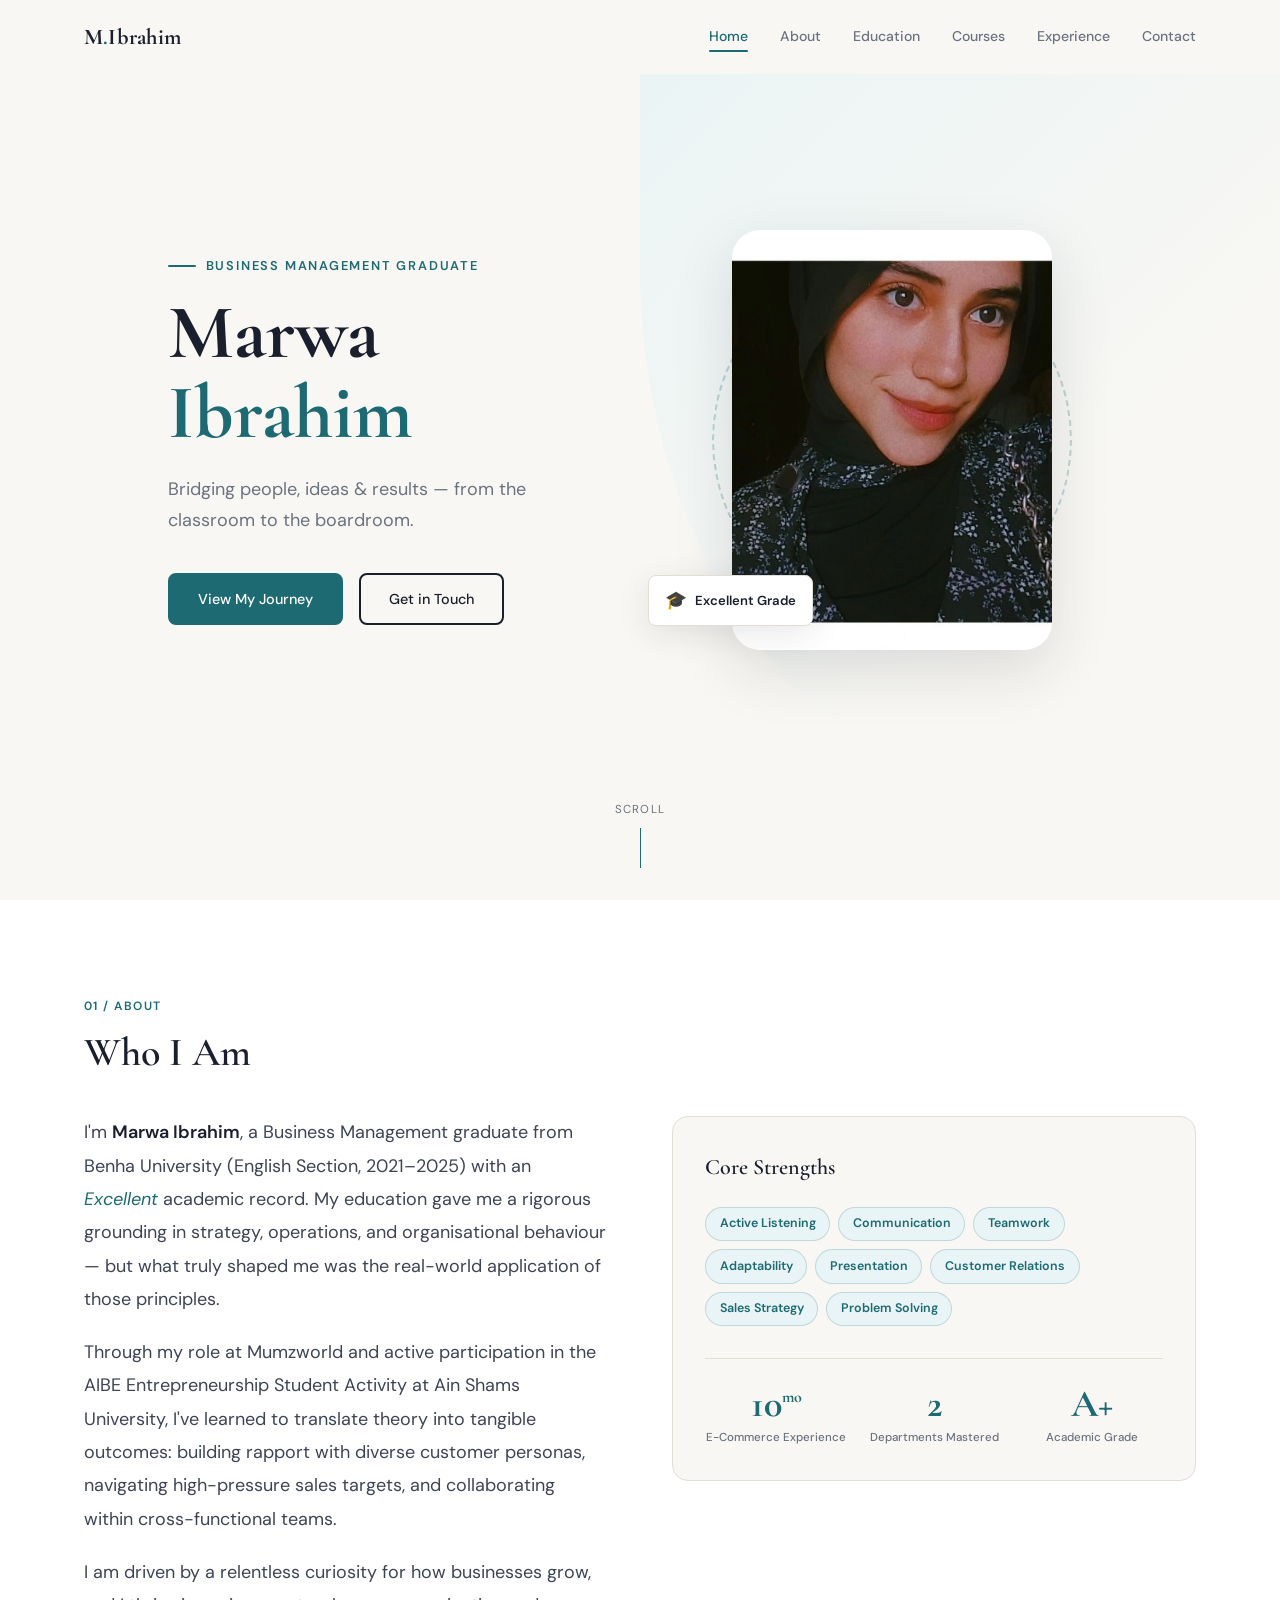
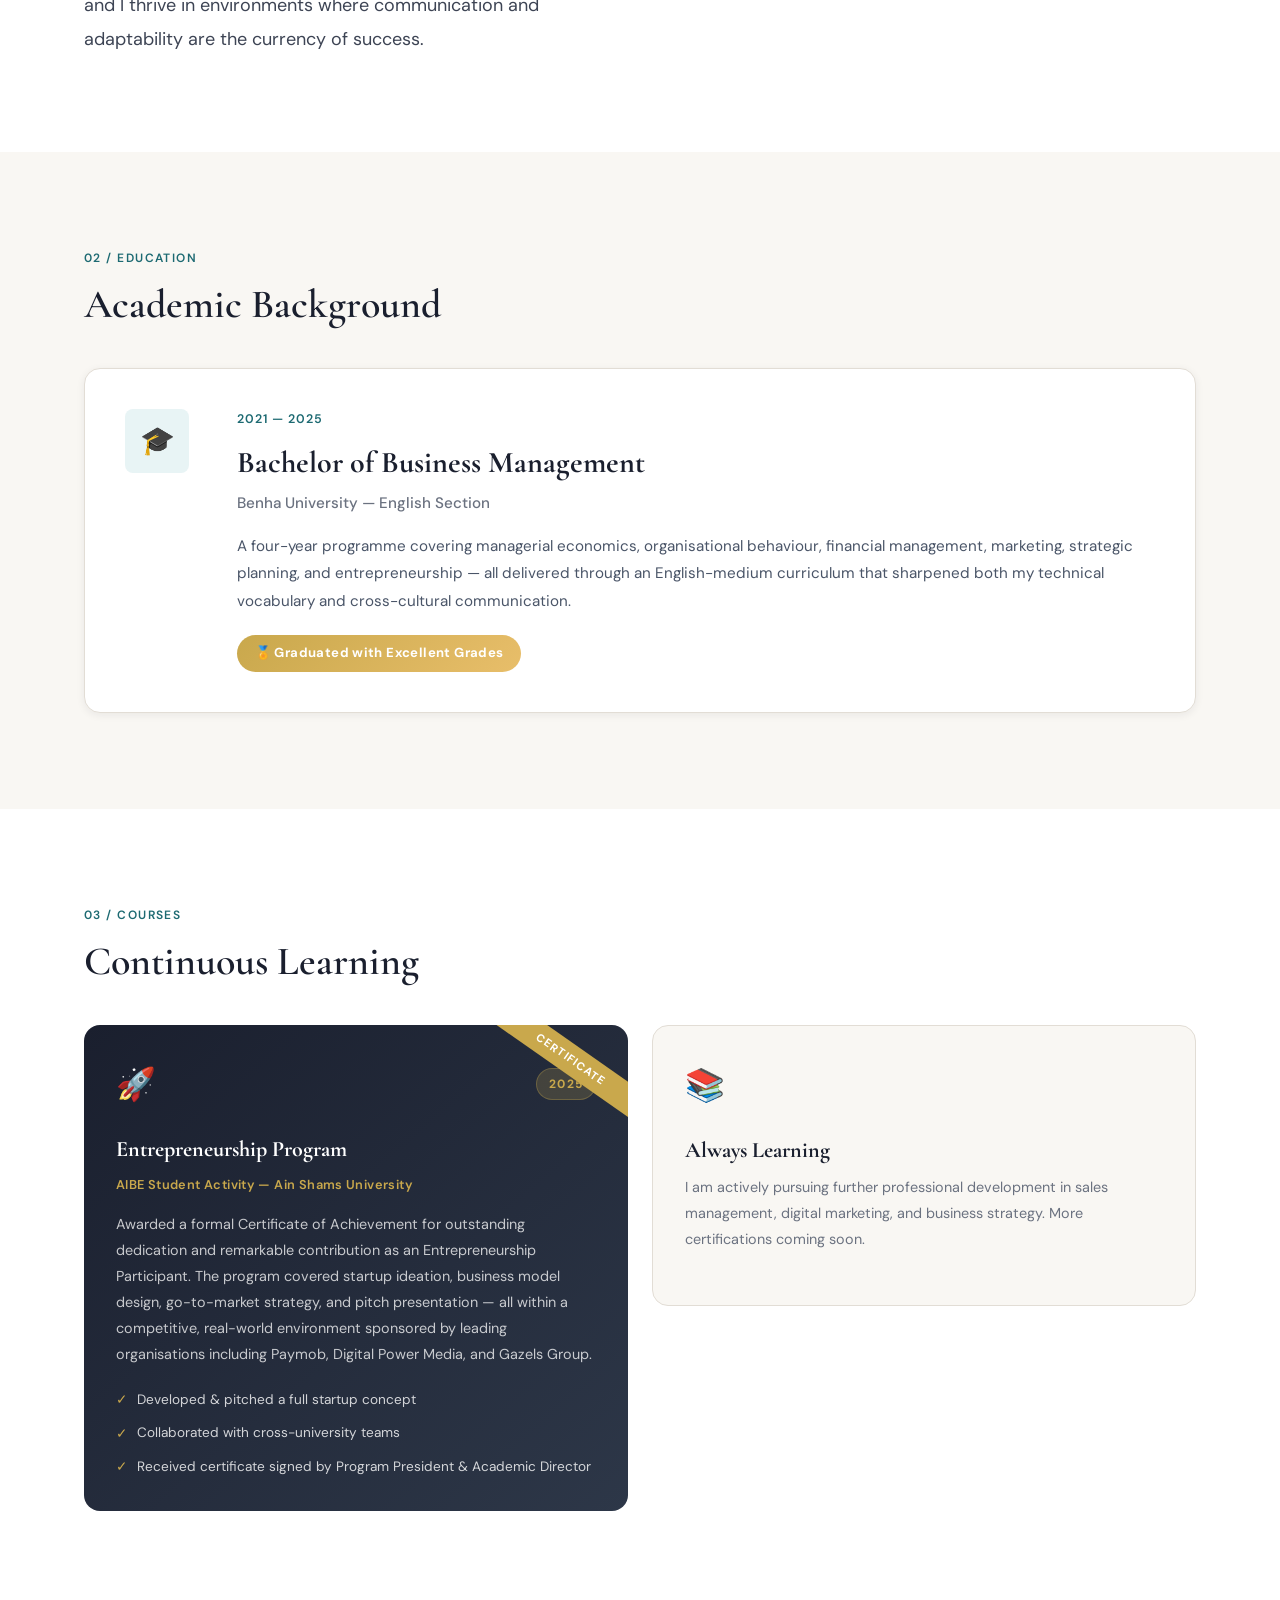
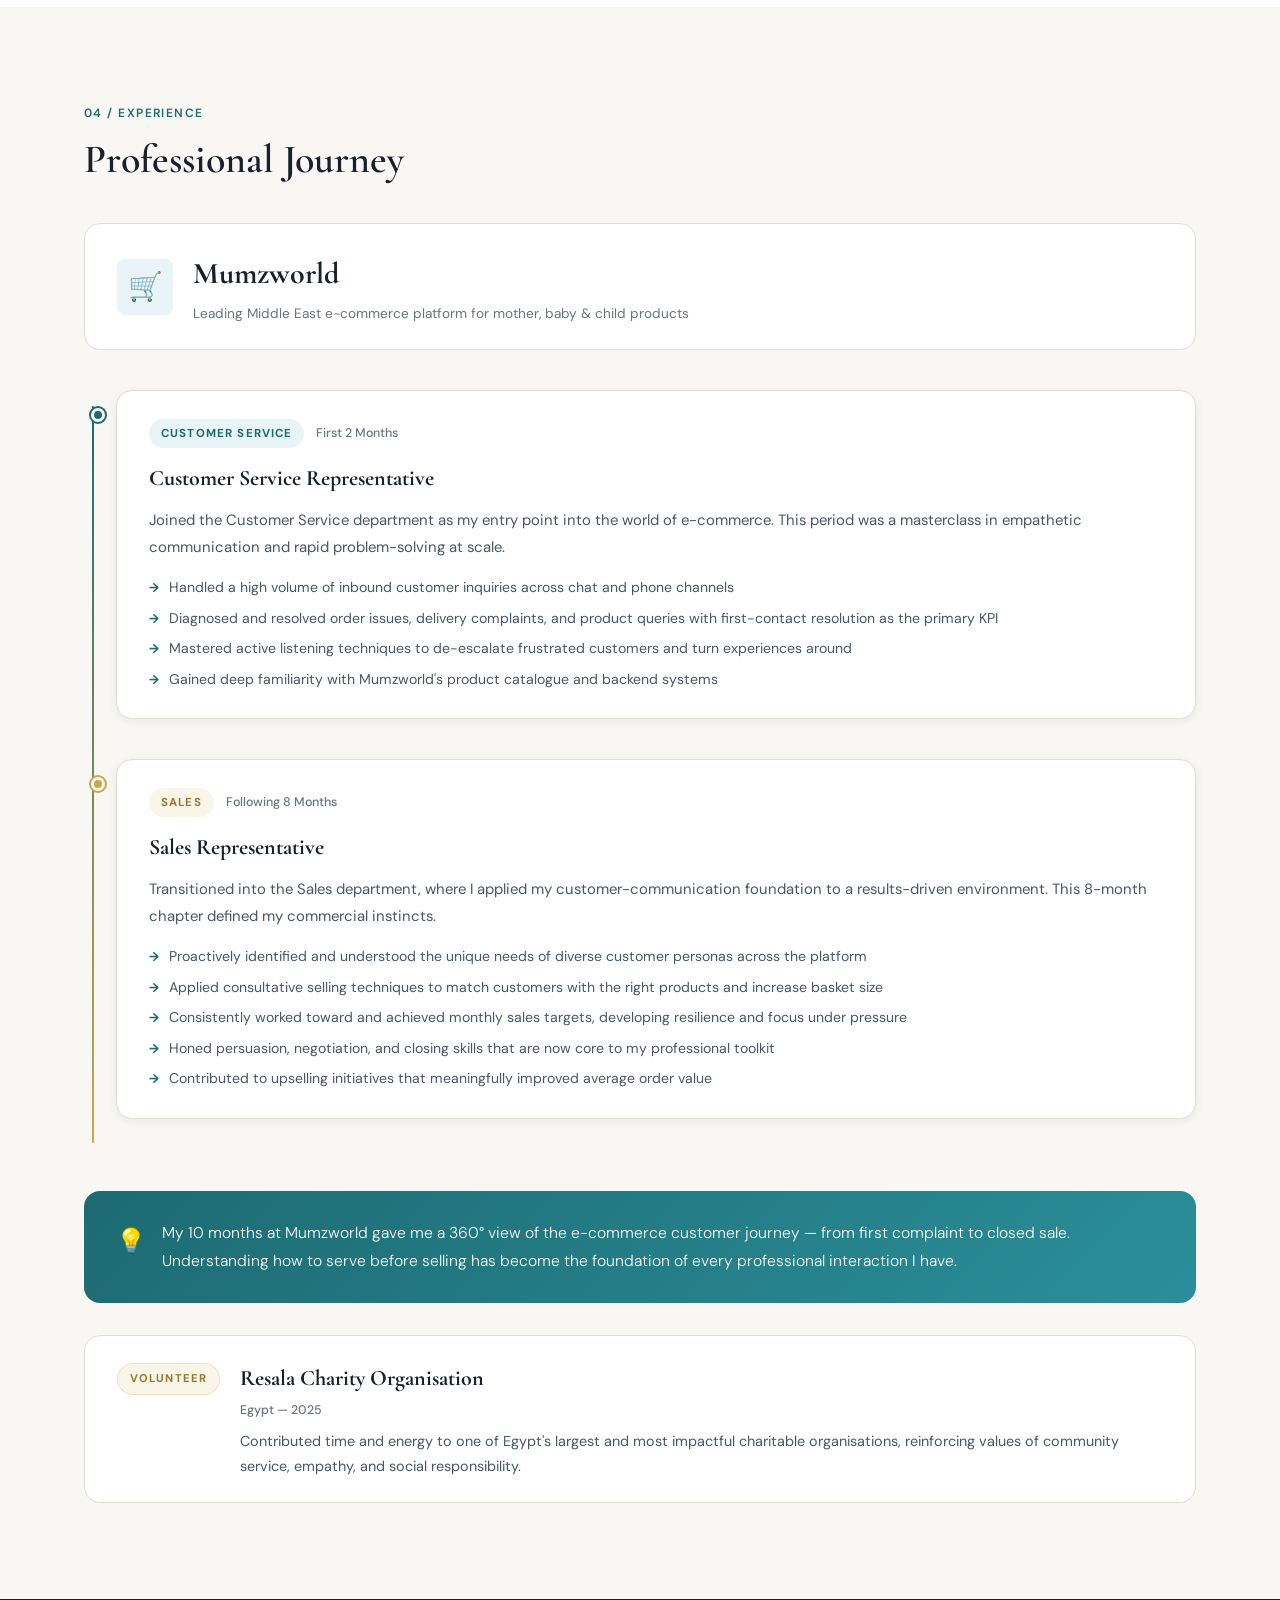
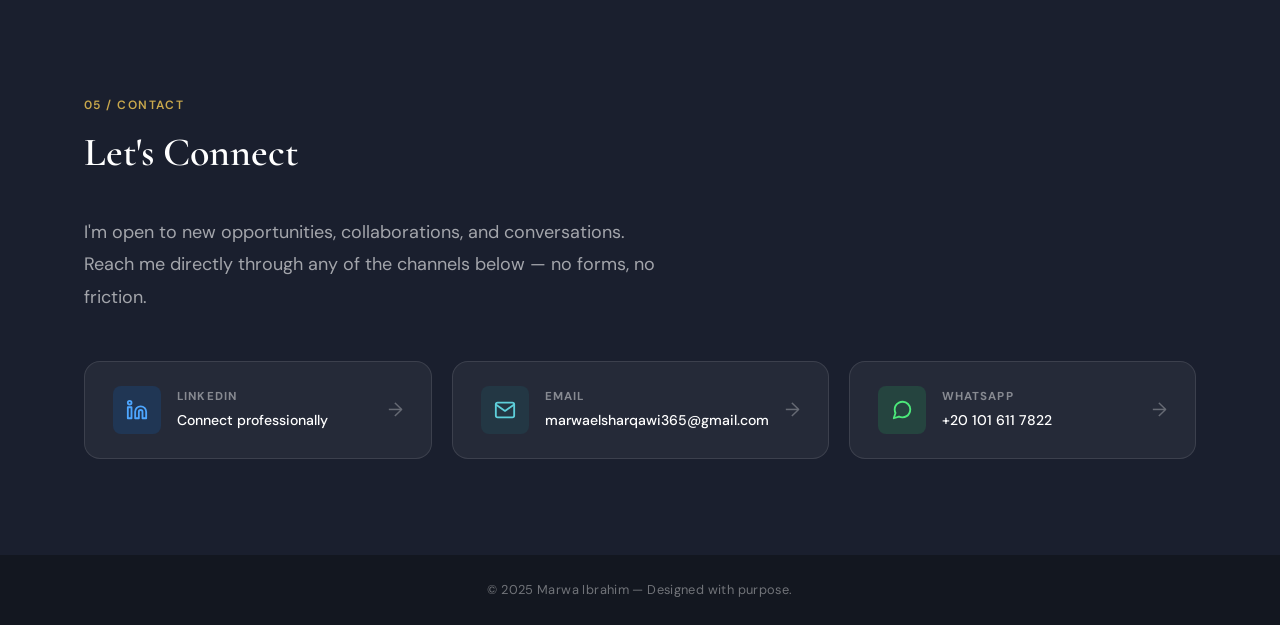
<file: index.html>
<!DOCTYPE html>
<html lang="en">
<head>
  <meta charset="UTF-8" />
  <meta name="viewport" content="width=device-width, initial-scale=1.0" />
  <title>Marwa Ibrahim — Portfolio</title>
  <link rel="stylesheet" href="style.css" />
  <link rel="preconnect" href="https://fonts.googleapis.com" />
  <link href="https://fonts.googleapis.com/css2?family=Cormorant+Garamond:wght@300;400;600;700&family=DM+Sans:wght@300;400;500;600&display=swap" rel="stylesheet" />
</head>
<body>

  <!-- ═══════════════ NAVBAR ═══════════════ -->
  <header class="navbar" id="navbar">
    <div class="nav-inner">
      <a href="#home" class="nav-logo">M<span>.</span>Ibrahim</a>
      <nav class="nav-links" id="navLinks">
        <a href="#home">Home</a>
        <a href="#about">About</a>
        <a href="#education">Education</a>
        <a href="#courses">Courses</a>
        <a href="#experience">Experience</a>
        <a href="#contact">Contact</a>
      </nav>
      <button class="hamburger" id="hamburger" aria-label="Toggle menu">
        <span></span><span></span><span></span>
      </button>
    </div>
  </header>

  <!-- ═══════════════ MOBILE MENU ═══════════════ -->
  <div class="mobile-overlay" id="mobileOverlay">
    <button class="close-btn" id="closeBtn" aria-label="Close menu">✕</button>
    <nav class="mobile-nav">
      <a href="#home" class="mob-link">Home</a>
      <a href="#about" class="mob-link">About</a>
      <a href="#education" class="mob-link">Education</a>
      <a href="#courses" class="mob-link">Courses</a>
      <a href="#experience" class="mob-link">Experience</a>
      <a href="#contact" class="mob-link">Contact</a>
    </nav>
  </div>

  <main>

    <!-- ═══════════════ HOME ═══════════════ -->
    <section class="hero" id="home">
      <div class="hero-bg-shape"></div>
      <div class="hero-inner container">
        <div class="hero-text" data-reveal>
          <p class="hero-eyebrow">Business Management Graduate</p>
          <h1 class="hero-name">Marwa<br/><em>Ibrahim</em></h1>
          <p class="hero-tagline">Bridging people, ideas &amp; results — from the classroom to the boardroom.</p>
          <div class="hero-cta-row">
            <a href="#experience" class="btn btn-primary">View My Journey</a>
            <a href="#contact" class="btn btn-ghost">Get in Touch</a>
          </div>
        </div>
        <div class="hero-photo-wrap" data-reveal-delay>
          <div class="photo-ring"></div>
          <img src="marwa-photo.jpg" alt="Marwa Ibrahim" class="hero-photo" />
          <div class="photo-badge">
            <span class="badge-icon">🎓</span>
            <span>Excellent Grade</span>
          </div>
        </div>
      </div>
      <div class="scroll-hint">
        <span>Scroll</span>
        <div class="scroll-line"></div>
      </div>
    </section>

    <!-- ═══════════════ ABOUT ═══════════════ -->
    <section class="section about" id="about">
      <div class="container">
        <div class="section-label">01 / About</div>
        <h2 class="section-title">Who I Am</h2>
        <div class="about-grid">
          <div class="about-bio" data-reveal>
            <p>I'm <strong>Marwa Ibrahim</strong>, a Business Management graduate from Benha University (English Section, 2021–2025) with an <em>Excellent</em> academic record. My education gave me a rigorous grounding in strategy, operations, and organisational behaviour — but what truly shaped me was the real-world application of those principles.</p>
            <p>Through my role at Mumzworld and active participation in the AIBE Entrepreneurship Student Activity at Ain Shams University, I've learned to translate theory into tangible outcomes: building rapport with diverse customer personas, navigating high-pressure sales targets, and collaborating within cross-functional teams.</p>
            <p>I am driven by a relentless curiosity for how businesses grow, and I thrive in environments where communication and adaptability are the currency of success.</p>
          </div>
          <div class="skills-panel" data-reveal-delay>
            <h3 class="skills-title">Core Strengths</h3>
            <div class="skill-chips">
              <span class="chip">Active Listening</span>
              <span class="chip">Communication</span>
              <span class="chip">Teamwork</span>
              <span class="chip">Adaptability</span>
              <span class="chip">Presentation</span>
              <span class="chip">Customer Relations</span>
              <span class="chip">Sales Strategy</span>
              <span class="chip">Problem Solving</span>
            </div>
            <div class="stat-row">
              <div class="stat">
                <span class="stat-num">10<sup>mo</sup></span>
                <span class="stat-label">E-Commerce Experience</span>
              </div>
              <div class="stat">
                <span class="stat-num">2</span>
                <span class="stat-label">Departments Mastered</span>
              </div>
              <div class="stat">
                <span class="stat-num">A+</span>
                <span class="stat-label">Academic Grade</span>
              </div>
            </div>
          </div>
        </div>
      </div>
    </section>

    <!-- ═══════════════ EDUCATION ═══════════════ -->
    <section class="section education" id="education">
      <div class="container">
        <div class="section-label">02 / Education</div>
        <h2 class="section-title">Academic Background</h2>
        <div class="edu-card" data-reveal>
          <div class="edu-icon">🎓</div>
          <div class="edu-body">
            <div class="edu-meta">2021 — 2025</div>
            <h3 class="edu-degree">Bachelor of Business Management</h3>
            <p class="edu-school">Benha University &mdash; English Section</p>
            <p class="edu-desc">A four-year programme covering managerial economics, organisational behaviour, financial management, marketing, strategic planning, and entrepreneurship — all delivered through an English-medium curriculum that sharpened both my technical vocabulary and cross-cultural communication.</p>
            <div class="edu-grade">
              <span class="grade-pill">🏅 Graduated with Excellent Grades</span>
            </div>
          </div>
        </div>
      </div>
    </section>

    <!-- ═══════════════ COURSES ═══════════════ -->
    <section class="section courses" id="courses">
      <div class="container">
        <div class="section-label">03 / Courses</div>
        <h2 class="section-title">Continuous Learning</h2>
        <div class="courses-grid">

          <!-- FEATURED certificate -->
          <div class="course-card course-featured" data-reveal>
            <div class="course-ribbon">Certificate</div>
            <div class="course-top">
              <span class="course-icon">🚀</span>
              <span class="course-year">2025</span>
            </div>
            <h3 class="course-name">Entrepreneurship Program</h3>
            <p class="course-org">AIBE Student Activity — Ain Shams University</p>
            <p class="course-desc">Awarded a formal Certificate of Achievement for outstanding dedication and remarkable contribution as an Entrepreneurship Participant. The program covered startup ideation, business model design, go-to-market strategy, and pitch presentation — all within a competitive, real-world environment sponsored by leading organisations including Paymob, Digital Power Media, and Gazels Group.</p>
            <ul class="course-highlights">
              <li>Developed &amp; pitched a full startup concept</li>
              <li>Collaborated with cross-university teams</li>
              <li>Received certificate signed by Program President &amp; Academic Director</li>
            </ul>
          </div>

          <!-- Placeholder for future courses -->
          <div class="course-card course-placeholder" data-reveal-delay>
            <div class="course-top">
              <span class="course-icon">📚</span>
            </div>
            <h3 class="course-name">Always Learning</h3>
            <p class="course-desc">I am actively pursuing further professional development in sales management, digital marketing, and business strategy. More certifications coming soon.</p>
          </div>

        </div>
      </div>
    </section>

    <!-- ═══════════════ EXPERIENCE ═══════════════ -->
    <section class="section experience" id="experience">
      <div class="container">
        <div class="section-label">04 / Experience</div>
        <h2 class="section-title">Professional Journey</h2>

        <!-- MUMZWORLD BLOCK -->
        <div class="exp-company-header" data-reveal>
          <div class="exp-company-logo">🛒</div>
          <div>
            <h3 class="exp-company-name">Mumzworld</h3>
            <p class="exp-company-sub">Leading Middle East e-commerce platform for mother, baby &amp; child products</p>
          </div>
        </div>

        <div class="timeline">

          <div class="timeline-item" data-reveal>
            <div class="timeline-dot"></div>
            <div class="timeline-connector"></div>
            <div class="timeline-card">
              <div class="tl-header">
                <span class="tl-dept cs">Customer Service</span>
                <span class="tl-duration">First 2 Months</span>
              </div>
              <h4 class="tl-role">Customer Service Representative</h4>
              <p class="tl-desc">Joined the Customer Service department as my entry point into the world of e-commerce. This period was a masterclass in empathetic communication and rapid problem-solving at scale.</p>
              <ul class="tl-bullets">
                <li>Handled a high volume of inbound customer inquiries across chat and phone channels</li>
                <li>Diagnosed and resolved order issues, delivery complaints, and product queries with first-contact resolution as the primary KPI</li>
                <li>Mastered active listening techniques to de-escalate frustrated customers and turn experiences around</li>
                <li>Gained deep familiarity with Mumzworld's product catalogue and backend systems</li>
              </ul>
            </div>
          </div>

          <div class="timeline-item" data-reveal>
            <div class="timeline-dot tl-dot-accent"></div>
            <div class="timeline-card">
              <div class="tl-header">
                <span class="tl-dept sales">Sales</span>
                <span class="tl-duration">Following 8 Months</span>
              </div>
              <h4 class="tl-role">Sales Representative</h4>
              <p class="tl-desc">Transitioned into the Sales department, where I applied my customer-communication foundation to a results-driven environment. This 8-month chapter defined my commercial instincts.</p>
              <ul class="tl-bullets">
                <li>Proactively identified and understood the unique needs of diverse customer personas across the platform</li>
                <li>Applied consultative selling techniques to match customers with the right products and increase basket size</li>
                <li>Consistently worked toward and achieved monthly sales targets, developing resilience and focus under pressure</li>
                <li>Honed persuasion, negotiation, and closing skills that are now core to my professional toolkit</li>
                <li>Contributed to upselling initiatives that meaningfully improved average order value</li>
              </ul>
            </div>
          </div>

        </div>

        <div class="exp-takeaway" data-reveal>
          <div class="takeaway-icon">💡</div>
          <p>My 10 months at Mumzworld gave me a 360° view of the e-commerce customer journey — from first complaint to closed sale. Understanding how to serve before selling has become the foundation of every professional interaction I have.</p>
        </div>

        <!-- VOLUNTEERING -->
        <div class="vol-card" data-reveal>
          <span class="vol-tag">Volunteer</span>
          <div class="vol-body">
            <h4 class="vol-org">Resala Charity Organisation</h4>
            <span class="vol-year">Egypt — 2025</span>
            <p class="vol-desc">Contributed time and energy to one of Egypt's largest and most impactful charitable organisations, reinforcing values of community service, empathy, and social responsibility.</p>
          </div>
        </div>

      </div>
    </section>

    <!-- ═══════════════ CONTACT ═══════════════ -->
    <section class="section contact" id="contact">
      <div class="container">
        <div class="section-label">05 / Contact</div>
        <h2 class="section-title">Let's Connect</h2>
        <p class="contact-sub">I'm open to new opportunities, collaborations, and conversations. Reach me directly through any of the channels below — no forms, no friction.</p>
        <div class="contact-cards">

          <a href="https://www.linkedin.com/in/marwa-ibrahim-44a675375/" target="_blank" rel="noopener" class="contact-card">
            <div class="cc-icon linkedin-icon">
              <svg viewBox="0 0 24 24" fill="none" xmlns="http://www.w3.org/2000/svg"><path d="M16 8a6 6 0 0 1 6 6v7h-4v-7a2 2 0 0 0-2-2 2 2 0 0 0-2 2v7h-4v-7a6 6 0 0 1 6-6z" stroke="currentColor" stroke-width="2" stroke-linecap="round" stroke-linejoin="round"/><rect x="2" y="9" width="4" height="12" stroke="currentColor" stroke-width="2" stroke-linecap="round" stroke-linejoin="round"/><circle cx="4" cy="4" r="2" stroke="currentColor" stroke-width="2" stroke-linecap="round" stroke-linejoin="round"/></svg>
            </div>
            <div class="cc-body">
              <span class="cc-label">LinkedIn</span>
              <span class="cc-value">Connect professionally</span>
            </div>
            <span class="cc-arrow">→</span>
          </a>

          <a href="mailto:marwaelsharqawi365@gmail.com" class="contact-card">
            <div class="cc-icon email-icon">
              <svg viewBox="0 0 24 24" fill="none" xmlns="http://www.w3.org/2000/svg"><path d="M4 4h16c1.1 0 2 .9 2 2v12c0 1.1-.9 2-2 2H4c-1.1 0-2-.9-2-2V6c0-1.1.9-2 2-2z" stroke="currentColor" stroke-width="2" stroke-linecap="round" stroke-linejoin="round"/><polyline points="22,6 12,13 2,6" stroke="currentColor" stroke-width="2" stroke-linecap="round" stroke-linejoin="round"/></svg>
            </div>
            <div class="cc-body">
              <span class="cc-label">Email</span>
              <span class="cc-value">marwaelsharqawi365@gmail.com</span>
            </div>
            <span class="cc-arrow">→</span>
          </a>

          <a href="https://wa.me/201016117822" target="_blank" rel="noopener" class="contact-card">
            <div class="cc-icon whatsapp-icon">
              <svg viewBox="0 0 24 24" fill="none" xmlns="http://www.w3.org/2000/svg"><path d="M21 11.5a8.38 8.38 0 0 1-.9 3.8 8.5 8.5 0 0 1-7.6 4.7 8.38 8.38 0 0 1-3.8-.9L3 21l1.9-5.7a8.38 8.38 0 0 1-.9-3.8 8.5 8.5 0 0 1 4.7-7.6 8.38 8.38 0 0 1 3.8-.9h.5a8.48 8.48 0 0 1 8 8v.5z" stroke="currentColor" stroke-width="2" stroke-linecap="round" stroke-linejoin="round"/></svg>
            </div>
            <div class="cc-body">
              <span class="cc-label">WhatsApp</span>
              <span class="cc-value">+20 101 611 7822</span>
            </div>
            <span class="cc-arrow">→</span>
          </a>

        </div>
      </div>
    </section>

  </main>

  <!-- ═══════════════ FOOTER ═══════════════ -->
  <footer class="footer">
    <div class="container">
      <p>© 2025 Marwa Ibrahim — Designed with purpose.</p>
    </div>
  </footer>

  <script src="script.js"></script>
</body>
</html>
</file>
<file: style.css>
/* ============================================================
   MARWA IBRAHIM — PORTFOLIO STYLESHEET
   Design Direction: Refined Ivory + Deep Teal + Warm Gold
   Typography: Cormorant Garamond (display) + DM Sans (body)
   ============================================================ */

/* ── RESET & TOKENS ── */
*, *::before, *::after { box-sizing: border-box; margin: 0; padding: 0; }

:root {
  /* Palette */
  --ink:        #1a1f2e;        /* near-black text */
  --teal:       #1d6a72;        /* primary accent */
  --teal-light: #2a8f9a;
  --teal-muted: #e8f4f5;
  --gold:       #c9a84c;        /* warm accent pop */
  --ivory:      #f9f7f3;        /* page background */
  --white:      #ffffff;
  --surface:    #f0ede7;        /* card background */
  --border:     #e2ddd5;
  --text-muted: #6b7280;

  /* Typography */
  --font-display: 'Cormorant Garamond', Georgia, serif;
  --font-body:    'DM Sans', system-ui, sans-serif;

  /* Scale */
  --step-0: 1rem;
  --step-1: 1.125rem;
  --step-2: 1.375rem;
  --step-3: 1.875rem;
  --step-4: 2.5rem;
  --step-5: 3.5rem;
  --step-6: 5rem;

  /* Spacing */
  --section-pad: 6rem 0;
  --radius-sm: 8px;
  --radius-md: 16px;
  --radius-lg: 28px;

  /* Shadows */
  --shadow-sm: 0 2px 8px rgba(26,31,46,.07);
  --shadow-md: 0 8px 32px rgba(26,31,46,.10);
  --shadow-lg: 0 20px 60px rgba(26,31,46,.13);

  /* Transitions */
  --ease: cubic-bezier(.25,.46,.45,.94);
}

html { scroll-behavior: smooth; font-size: 16px; }

body {
  background: var(--ivory);
  color: var(--ink);
  font-family: var(--font-body);
  font-weight: 400;
  line-height: 1.7;
  overflow-x: hidden;
}

/* ── UTILITIES ── */
.container { max-width: 1160px; margin: 0 auto; padding: 0 1.5rem; }
.section { padding: var(--section-pad); }
a { text-decoration: none; color: inherit; }
ul { list-style: none; }
img { display: block; max-width: 100%; }

/* ── REVEAL ANIMATIONS ── */
[data-reveal], [data-reveal-delay] {
  opacity: 0;
  transform: translateY(28px);
  transition: opacity .65s var(--ease), transform .65s var(--ease);
}
[data-reveal-delay] { transition-delay: .15s; }
[data-reveal].visible, [data-reveal-delay].visible {
  opacity: 1;
  transform: translateY(0);
}

/* ── SECTION LABEL ── */
.section-label {
  font-family: var(--font-body);
  font-size: .75rem;
  font-weight: 600;
  letter-spacing: .12em;
  text-transform: uppercase;
  color: var(--teal);
  margin-bottom: .75rem;
}
.section-title {
  font-family: var(--font-display);
  font-size: var(--step-4);
  font-weight: 600;
  color: var(--ink);
  margin-bottom: 2.5rem;
  line-height: 1.2;
}

/* ── BUTTONS ── */
.btn {
  display: inline-flex;
  align-items: center;
  gap: .5rem;
  padding: .75rem 1.75rem;
  border-radius: var(--radius-sm);
  font-family: var(--font-body);
  font-size: .9rem;
  font-weight: 500;
  cursor: pointer;
  border: 2px solid transparent;
  transition: all .25s var(--ease);
  white-space: nowrap;
}
.btn-primary {
  background: var(--teal);
  color: var(--white);
  border-color: var(--teal);
}
.btn-primary:hover {
  background: var(--teal-light);
  border-color: var(--teal-light);
  transform: translateY(-2px);
  box-shadow: var(--shadow-md);
}
.btn-ghost {
  background: transparent;
  color: var(--ink);
  border-color: var(--ink);
}
.btn-ghost:hover {
  background: var(--ink);
  color: var(--white);
  transform: translateY(-2px);
}

/* ══════════════════════════════════════════
   NAVBAR
══════════════════════════════════════════ */
.navbar {
  position: fixed;
  top: 0; left: 0; right: 0;
  z-index: 100;
  background: rgba(249,247,243,.92);
  backdrop-filter: blur(12px);
  border-bottom: 1px solid transparent;
  transition: border-color .3s, box-shadow .3s;
}
.navbar.scrolled {
  border-color: var(--border);
  box-shadow: var(--shadow-sm);
}
.nav-inner {
  display: flex;
  align-items: center;
  justify-content: space-between;
  max-width: 1160px;
  margin: 0 auto;
  padding: 1.1rem 1.5rem;
}
.nav-logo {
  font-family: var(--font-display);
  font-size: 1.4rem;
  font-weight: 700;
  color: var(--ink);
  letter-spacing: .01em;
}
.nav-logo span { color: var(--teal); }
.nav-links {
  display: flex;
  gap: 2rem;
}
.nav-links a {
  font-size: .88rem;
  font-weight: 500;
  color: var(--text-muted);
  position: relative;
  transition: color .2s;
}
.nav-links a::after {
  content: '';
  position: absolute;
  bottom: -3px; left: 0;
  width: 0; height: 2px;
  background: var(--teal);
  border-radius: 2px;
  transition: width .25s var(--ease);
}
.nav-links a:hover, .nav-links a.active { color: var(--teal); }
.nav-links a:hover::after, .nav-links a.active::after { width: 100%; }

/* Hamburger */
.hamburger {
  display: none;
  flex-direction: column;
  gap: 5px;
  background: none;
  border: none;
  cursor: pointer;
  padding: 4px;
}
.hamburger span {
  display: block;
  width: 24px; height: 2px;
  background: var(--ink);
  border-radius: 2px;
  transition: all .3s var(--ease);
}

/* ── MOBILE OVERLAY ── */
.mobile-overlay {
  position: fixed;
  inset: 0;
  background: var(--ink);
  z-index: 200;
  display: flex;
  flex-direction: column;
  align-items: center;
  justify-content: center;
  gap: 2.5rem;
  opacity: 0;
  pointer-events: none;
  transition: opacity .35s var(--ease);
}
.mobile-overlay.open { opacity: 1; pointer-events: all; }
.close-btn {
  position: absolute;
  top: 1.5rem; right: 1.5rem;
  background: none; border: none;
  color: var(--ivory);
  font-size: 1.5rem;
  cursor: pointer;
  line-height: 1;
}
.mobile-nav { display: flex; flex-direction: column; align-items: center; gap: 1.75rem; }
.mob-link {
  font-family: var(--font-display);
  font-size: var(--step-3);
  font-weight: 600;
  color: var(--ivory);
  letter-spacing: .02em;
  transition: color .2s;
}
.mob-link:hover { color: var(--gold); }

/* ══════════════════════════════════════════
   HERO
══════════════════════════════════════════ */
.hero {
  min-height: 100vh;
  display: flex;
  flex-direction: column;
  position: relative;
  padding-top: 5rem;
  background: var(--ivory);
  overflow: hidden;
}
.hero-bg-shape {
  position: absolute;
  top: -10%; right: -5%;
  width: 55%;
  height: 100%;
  background: linear-gradient(135deg, var(--teal-muted) 0%, transparent 70%);
  border-radius: 0 0 0 60%;
  z-index: 0;
}
.hero-inner {
  flex: 1;
  display: grid;
  grid-template-columns: 1fr 1fr;
  gap: 4rem;
  align-items: center;
  padding-top: 4rem;
  padding-bottom: 4rem;
  position: relative;
  z-index: 1;
}
.hero-eyebrow {
  font-size: .8rem;
  font-weight: 600;
  letter-spacing: .14em;
  text-transform: uppercase;
  color: var(--teal);
  margin-bottom: 1rem;
  display: flex;
  align-items: center;
  gap: .6rem;
}
.hero-eyebrow::before {
  content: '';
  display: inline-block;
  width: 28px; height: 2px;
  background: var(--teal);
  border-radius: 2px;
}
.hero-name {
  font-family: var(--font-display);
  font-size: clamp(3rem, 6vw, var(--step-6));
  font-weight: 700;
  line-height: 1.05;
  color: var(--ink);
  margin-bottom: 1.25rem;
}
.hero-name em {
  font-style: normal;
  color: var(--teal);
  display: block;
}
.hero-tagline {
  font-size: var(--step-1);
  color: var(--text-muted);
  max-width: 440px;
  margin-bottom: 2.25rem;
  line-height: 1.75;
}
.hero-cta-row { display: flex; gap: 1rem; flex-wrap: wrap; }

/* Photo */
.hero-photo-wrap {
  position: relative;
  display: flex;
  justify-content: center;
  align-items: center;
}
.photo-ring {
  position: absolute;
  width: 360px; height: 360px;
  border-radius: 50%;
  border: 2px dashed var(--teal);
  opacity: .25;
  animation: spin 20s linear infinite;
}
@keyframes spin { to { transform: rotate(360deg); } }
.hero-photo {
  width: 320px;
  height: 420px;
  object-fit: cover;
  object-position: top center;
  border-radius: var(--radius-lg);
  box-shadow: var(--shadow-lg);
  position: relative;
  z-index: 1;
}
.photo-badge {
  position: absolute;
  bottom: 1.5rem;
  left: -1.5rem;
  background: var(--white);
  border: 1px solid var(--border);
  border-radius: var(--radius-sm);
  padding: .6rem 1rem;
  display: flex;
  align-items: center;
  gap: .5rem;
  font-size: .82rem;
  font-weight: 600;
  box-shadow: var(--shadow-md);
  z-index: 2;
}
.badge-icon { font-size: 1.1rem; }

/* Scroll hint */
.scroll-hint {
  display: flex;
  flex-direction: column;
  align-items: center;
  gap: .5rem;
  padding-bottom: 2rem;
  font-size: .72rem;
  letter-spacing: .1em;
  text-transform: uppercase;
  color: var(--text-muted);
  position: relative; z-index: 1;
}
.scroll-line {
  width: 1px; height: 40px;
  background: var(--teal);
  animation: pulse-line 2s ease-in-out infinite;
}
@keyframes pulse-line {
  0%,100% { opacity: .3; transform: scaleY(.5); }
  50% { opacity: 1; transform: scaleY(1); }
}

/* ══════════════════════════════════════════
   ABOUT
══════════════════════════════════════════ */
.about { background: var(--white); }
.about-grid {
  display: grid;
  grid-template-columns: 1fr 1fr;
  gap: 4rem;
  align-items: start;
}
.about-bio p {
  font-size: var(--step-1);
  line-height: 1.85;
  color: #3d4454;
  margin-bottom: 1.25rem;
}
.about-bio p:last-child { margin-bottom: 0; }
.about-bio strong { color: var(--ink); font-weight: 600; }
.about-bio em { font-style: italic; color: var(--teal); }

.skills-panel {
  background: var(--ivory);
  border: 1px solid var(--border);
  border-radius: var(--radius-md);
  padding: 2rem;
}
.skills-title {
  font-family: var(--font-display);
  font-size: var(--step-2);
  font-weight: 600;
  margin-bottom: 1.25rem;
  color: var(--ink);
}
.skill-chips { display: flex; flex-wrap: wrap; gap: .5rem; margin-bottom: 2rem; }
.chip {
  background: var(--teal-muted);
  color: var(--teal);
  font-size: .78rem;
  font-weight: 600;
  padding: .35rem .85rem;
  border-radius: 50px;
  border: 1px solid rgba(29,106,114,.2);
  transition: background .2s, transform .2s;
}
.chip:hover { background: var(--teal); color: var(--white); transform: translateY(-2px); }

.stat-row { display: grid; grid-template-columns: repeat(3,1fr); gap: 1rem; border-top: 1px solid var(--border); padding-top: 1.5rem; }
.stat { text-align: center; }
.stat-num {
  display: block;
  font-family: var(--font-display);
  font-size: 2.4rem;
  font-weight: 700;
  color: var(--teal);
  line-height: 1.1;
}
.stat-num sup { font-size: 1rem; }
.stat-label { font-size: .72rem; font-weight: 500; color: var(--text-muted); margin-top: .2rem; display: block; }

/* ══════════════════════════════════════════
   EDUCATION
══════════════════════════════════════════ */
.education { background: var(--ivory); }
.edu-card {
  display: grid;
  grid-template-columns: 80px 1fr;
  gap: 2rem;
  background: var(--white);
  border: 1px solid var(--border);
  border-radius: var(--radius-md);
  padding: 2.5rem;
  box-shadow: var(--shadow-sm);
  transition: box-shadow .25s;
}
.edu-card:hover { box-shadow: var(--shadow-md); }
.edu-icon {
  width: 64px; height: 64px;
  background: var(--teal-muted);
  border-radius: var(--radius-sm);
  display: flex; align-items: center; justify-content: center;
  font-size: 1.75rem;
  flex-shrink: 0;
}
.edu-meta {
  font-size: .78rem;
  font-weight: 600;
  letter-spacing: .08em;
  text-transform: uppercase;
  color: var(--teal);
  margin-bottom: .4rem;
}
.edu-degree {
  font-family: var(--font-display);
  font-size: var(--step-3);
  font-weight: 700;
  color: var(--ink);
  margin-bottom: .2rem;
}
.edu-school {
  font-size: .95rem;
  color: var(--text-muted);
  margin-bottom: 1rem;
  font-weight: 500;
}
.edu-desc {
  font-size: .95rem;
  line-height: 1.8;
  color: #4a5568;
  margin-bottom: 1.25rem;
}
.edu-grade { }
.grade-pill {
  display: inline-flex;
  align-items: center;
  gap: .4rem;
  background: linear-gradient(135deg, var(--gold) 0%, #e8be6a 100%);
  color: var(--white);
  font-size: .82rem;
  font-weight: 700;
  padding: .45rem 1.1rem;
  border-radius: 50px;
  letter-spacing: .03em;
}

/* ══════════════════════════════════════════
   COURSES
══════════════════════════════════════════ */
.courses { background: var(--white); }
.courses-grid {
  display: grid;
  grid-template-columns: 1fr 1fr;
  gap: 1.5rem;
  align-items: start;
}
.course-card {
  background: var(--ivory);
  border: 1px solid var(--border);
  border-radius: var(--radius-md);
  padding: 2rem;
  position: relative;
  overflow: hidden;
  transition: box-shadow .25s, transform .25s;
}
.course-card:hover { box-shadow: var(--shadow-md); transform: translateY(-4px); }

.course-featured {
  background: linear-gradient(140deg, var(--ink) 0%, #2d3748 100%);
  border: none;
  color: var(--white);
}
.course-ribbon {
  position: absolute;
  top: 1.25rem; right: -2rem;
  background: var(--gold);
  color: var(--white);
  font-size: .7rem;
  font-weight: 700;
  letter-spacing: .1em;
  text-transform: uppercase;
  padding: .3rem 3rem;
  transform: rotate(35deg);
}
.course-top {
  display: flex;
  align-items: center;
  justify-content: space-between;
  margin-bottom: 1.25rem;
}
.course-icon { font-size: 2rem; }
.course-year {
  font-size: .75rem;
  font-weight: 700;
  letter-spacing: .1em;
  background: rgba(201,168,76,.15);
  color: var(--gold);
  padding: .3rem .75rem;
  border-radius: 50px;
  border: 1px solid rgba(201,168,76,.3);
}
.course-featured .course-year { background: rgba(201,168,76,.2); }

.course-name {
  font-family: var(--font-display);
  font-size: var(--step-2);
  font-weight: 700;
  margin-bottom: .35rem;
  color: inherit;
}
.course-org {
  font-size: .8rem;
  font-weight: 600;
  color: var(--gold);
  margin-bottom: 1rem;
  letter-spacing: .03em;
}
.course-desc {
  font-size: .9rem;
  line-height: 1.8;
  color: rgba(255,255,255,.75);
  margin-bottom: 1.25rem;
}
.course-placeholder .course-desc { color: var(--text-muted); }
.course-placeholder .course-name { color: var(--ink); }

.course-highlights { display: flex; flex-direction: column; gap: .6rem; }
.course-highlights li {
  font-size: .85rem;
  color: rgba(255,255,255,.8);
  display: flex;
  align-items: flex-start;
  gap: .6rem;
}
.course-highlights li::before {
  content: '✓';
  color: var(--gold);
  font-weight: 700;
  flex-shrink: 0;
  margin-top: .05rem;
}

/* ══════════════════════════════════════════
   EXPERIENCE
══════════════════════════════════════════ */
.experience { background: var(--ivory); }

.exp-company-header {
  display: flex;
  align-items: center;
  gap: 1.25rem;
  margin-bottom: 2.5rem;
  background: var(--white);
  border: 1px solid var(--border);
  border-radius: var(--radius-md);
  padding: 1.5rem 2rem;
}
.exp-company-logo {
  width: 56px; height: 56px;
  background: var(--teal-muted);
  border-radius: var(--radius-sm);
  display: flex; align-items: center; justify-content: center;
  font-size: 1.75rem;
  flex-shrink: 0;
}
.exp-company-name {
  font-family: var(--font-display);
  font-size: var(--step-3);
  font-weight: 700;
  color: var(--ink);
  margin-bottom: .2rem;
}
.exp-company-sub { font-size: .85rem; color: var(--text-muted); }

/* Timeline */
.timeline { position: relative; padding-left: 2rem; }
.timeline::before {
  content: '';
  position: absolute;
  left: .5rem; top: 1rem; bottom: 1rem;
  width: 2px;
  background: linear-gradient(to bottom, var(--teal), var(--gold));
  border-radius: 2px;
}
.timeline-item {
  position: relative;
  padding-bottom: 2.5rem;
}
.timeline-dot {
  position: absolute;
  left: -1.55rem; top: 1.1rem;
  width: 14px; height: 14px;
  background: var(--teal);
  border: 3px solid var(--ivory);
  border-radius: 50%;
  box-shadow: 0 0 0 2px var(--teal);
}
.tl-dot-accent {
  background: var(--gold);
  box-shadow: 0 0 0 2px var(--gold);
}
.timeline-card {
  background: var(--white);
  border: 1px solid var(--border);
  border-radius: var(--radius-md);
  padding: 1.75rem 2rem;
  box-shadow: var(--shadow-sm);
  transition: box-shadow .25s;
}
.timeline-card:hover { box-shadow: var(--shadow-md); }
.tl-header {
  display: flex;
  align-items: center;
  gap: .75rem;
  margin-bottom: .75rem;
  flex-wrap: wrap;
}
.tl-dept {
  font-size: .72rem;
  font-weight: 700;
  letter-spacing: .1em;
  text-transform: uppercase;
  padding: .28rem .75rem;
  border-radius: 50px;
}
.tl-dept.cs { background: var(--teal-muted); color: var(--teal); }
.tl-dept.sales { background: rgba(201,168,76,.12); color: #9a7830; }
.tl-duration {
  font-size: .78rem;
  color: var(--text-muted);
  font-weight: 500;
}
.tl-role {
  font-family: var(--font-display);
  font-size: var(--step-2);
  font-weight: 700;
  color: var(--ink);
  margin-bottom: .6rem;
}
.tl-desc {
  font-size: .93rem;
  line-height: 1.8;
  color: #4a5568;
  margin-bottom: 1rem;
}
.tl-bullets { display: flex; flex-direction: column; gap: .5rem; }
.tl-bullets li {
  font-size: .88rem;
  color: #4a5568;
  display: flex;
  align-items: flex-start;
  gap: .65rem;
  line-height: 1.6;
}
.tl-bullets li::before {
  content: '→';
  color: var(--teal);
  font-weight: 700;
  flex-shrink: 0;
  font-size: .8rem;
  margin-top: .12rem;
}

/* Takeaway */
.exp-takeaway {
  display: flex;
  align-items: flex-start;
  gap: 1rem;
  background: linear-gradient(135deg, var(--teal) 0%, var(--teal-light) 100%);
  border-radius: var(--radius-md);
  padding: 1.75rem 2rem;
  color: var(--white);
  margin: 2rem 0;
}
.takeaway-icon { font-size: 1.5rem; flex-shrink: 0; margin-top: .1rem; }
.exp-takeaway p {
  font-size: .98rem;
  line-height: 1.8;
  font-weight: 300;
}

/* Volunteer */
.vol-card {
  display: flex;
  align-items: flex-start;
  gap: 1.25rem;
  background: var(--white);
  border: 1px solid var(--border);
  border-radius: var(--radius-md);
  padding: 1.5rem 2rem;
  margin-top: 1.5rem;
}
.vol-tag {
  flex-shrink: 0;
  font-size: .7rem;
  font-weight: 700;
  letter-spacing: .1em;
  text-transform: uppercase;
  background: rgba(201,168,76,.12);
  color: #9a7830;
  padding: .35rem .75rem;
  border-radius: 50px;
  margin-top: .15rem;
  border: 1px solid rgba(201,168,76,.25);
}
.vol-org {
  font-family: var(--font-display);
  font-size: var(--step-2);
  font-weight: 700;
  color: var(--ink);
  margin-bottom: .15rem;
}
.vol-year {
  font-size: .78rem;
  color: var(--text-muted);
  display: block;
  margin-bottom: .5rem;
  font-weight: 500;
}
.vol-desc { font-size: .9rem; color: #4a5568; line-height: 1.7; }

/* ══════════════════════════════════════════
   CONTACT
══════════════════════════════════════════ */
.contact {
  background: var(--ink);
  color: var(--white);
}
.contact .section-label { color: var(--gold); }
.contact .section-title { color: var(--white); }
.contact-sub {
  font-size: var(--step-1);
  color: rgba(255,255,255,.6);
  max-width: 580px;
  margin-bottom: 3rem;
  line-height: 1.8;
}
.contact-cards {
  display: grid;
  grid-template-columns: repeat(3, 1fr);
  gap: 1.25rem;
}
.contact-card {
  display: flex;
  align-items: center;
  gap: 1rem;
  background: rgba(255,255,255,.05);
  border: 1px solid rgba(255,255,255,.1);
  border-radius: var(--radius-md);
  padding: 1.5rem 1.75rem;
  cursor: pointer;
  transition: all .25s var(--ease);
}
.contact-card:hover {
  background: rgba(255,255,255,.1);
  border-color: rgba(255,255,255,.25);
  transform: translateY(-4px);
  box-shadow: 0 16px 40px rgba(0,0,0,.25);
}
.cc-icon {
  width: 48px; height: 48px;
  border-radius: var(--radius-sm);
  display: flex; align-items: center; justify-content: center;
  flex-shrink: 0;
}
.cc-icon svg { width: 22px; height: 22px; }
.linkedin-icon { background: rgba(10,102,194,.2); color: #4da6ff; }
.email-icon { background: rgba(29,106,114,.2); color: #5ecfda; }
.whatsapp-icon { background: rgba(37,211,102,.15); color: #4ce97a; }
.cc-body { flex: 1; min-width: 0; }
.cc-label {
  display: block;
  font-size: .72rem;
  font-weight: 700;
  letter-spacing: .1em;
  text-transform: uppercase;
  color: rgba(255,255,255,.45);
  margin-bottom: .2rem;
}
.cc-value {
  display: block;
  font-size: .88rem;
  font-weight: 500;
  color: var(--white);
  white-space: nowrap;
  overflow: hidden;
  text-overflow: ellipsis;
}
.cc-arrow {
  color: rgba(255,255,255,.3);
  font-size: 1.2rem;
  transition: color .2s, transform .2s;
}
.contact-card:hover .cc-arrow { color: var(--white); transform: translateX(4px); }

/* ══════════════════════════════════════════
   FOOTER
══════════════════════════════════════════ */
.footer {
  background: #131720;
  color: rgba(255,255,255,.4);
  text-align: center;
  padding: 1.5rem 0;
  font-size: .8rem;
  letter-spacing: .03em;
}

/* ══════════════════════════════════════════
   RESPONSIVE
══════════════════════════════════════════ */
@media (max-width: 900px) {
  :root { --section-pad: 4rem 0; }
  .hero-inner { grid-template-columns: 1fr; gap: 2rem; text-align: center; }
  .hero-photo-wrap { order: -1; }
  .hero-photo { width: 240px; height: 300px; }
  .photo-ring { width: 260px; height: 260px; }
  .photo-badge { left: 50%; transform: translateX(-50%); }
  .hero-tagline { margin: 0 auto 2rem; }
  .hero-cta-row { justify-content: center; }
  .hero-eyebrow { justify-content: center; }

  .about-grid { grid-template-columns: 1fr; gap: 2rem; }
  .courses-grid { grid-template-columns: 1fr; }
  .contact-cards { grid-template-columns: 1fr; }
}

@media (max-width: 640px) {
  :root { --section-pad: 3rem 0; }
  .nav-links { display: none; }
  .hamburger { display: flex; }

  .section-title { font-size: var(--step-3); }
  .hero-name { font-size: clamp(2.5rem, 10vw, 3.5rem); }

  .edu-card { grid-template-columns: 1fr; }
  .edu-icon { width: 48px; height: 48px; font-size: 1.4rem; }

  .stat-row { grid-template-columns: repeat(3, 1fr); gap: .5rem; }
  .stat-num { font-size: 1.8rem; }

  .timeline { padding-left: 1.25rem; }
  .timeline-dot { left: -.9rem; }

  .exp-company-header { flex-direction: column; align-items: flex-start; }
  .vol-card { flex-direction: column; }

  .photo-badge { position: static; margin-top: .75rem; width: fit-content; margin-inline: auto; }
}

@media (prefers-reduced-motion: reduce) {
  *, *::before, *::after { animation: none !important; transition: none !important; }
  [data-reveal], [data-reveal-delay] { opacity: 1; transform: none; }
}
</file>
